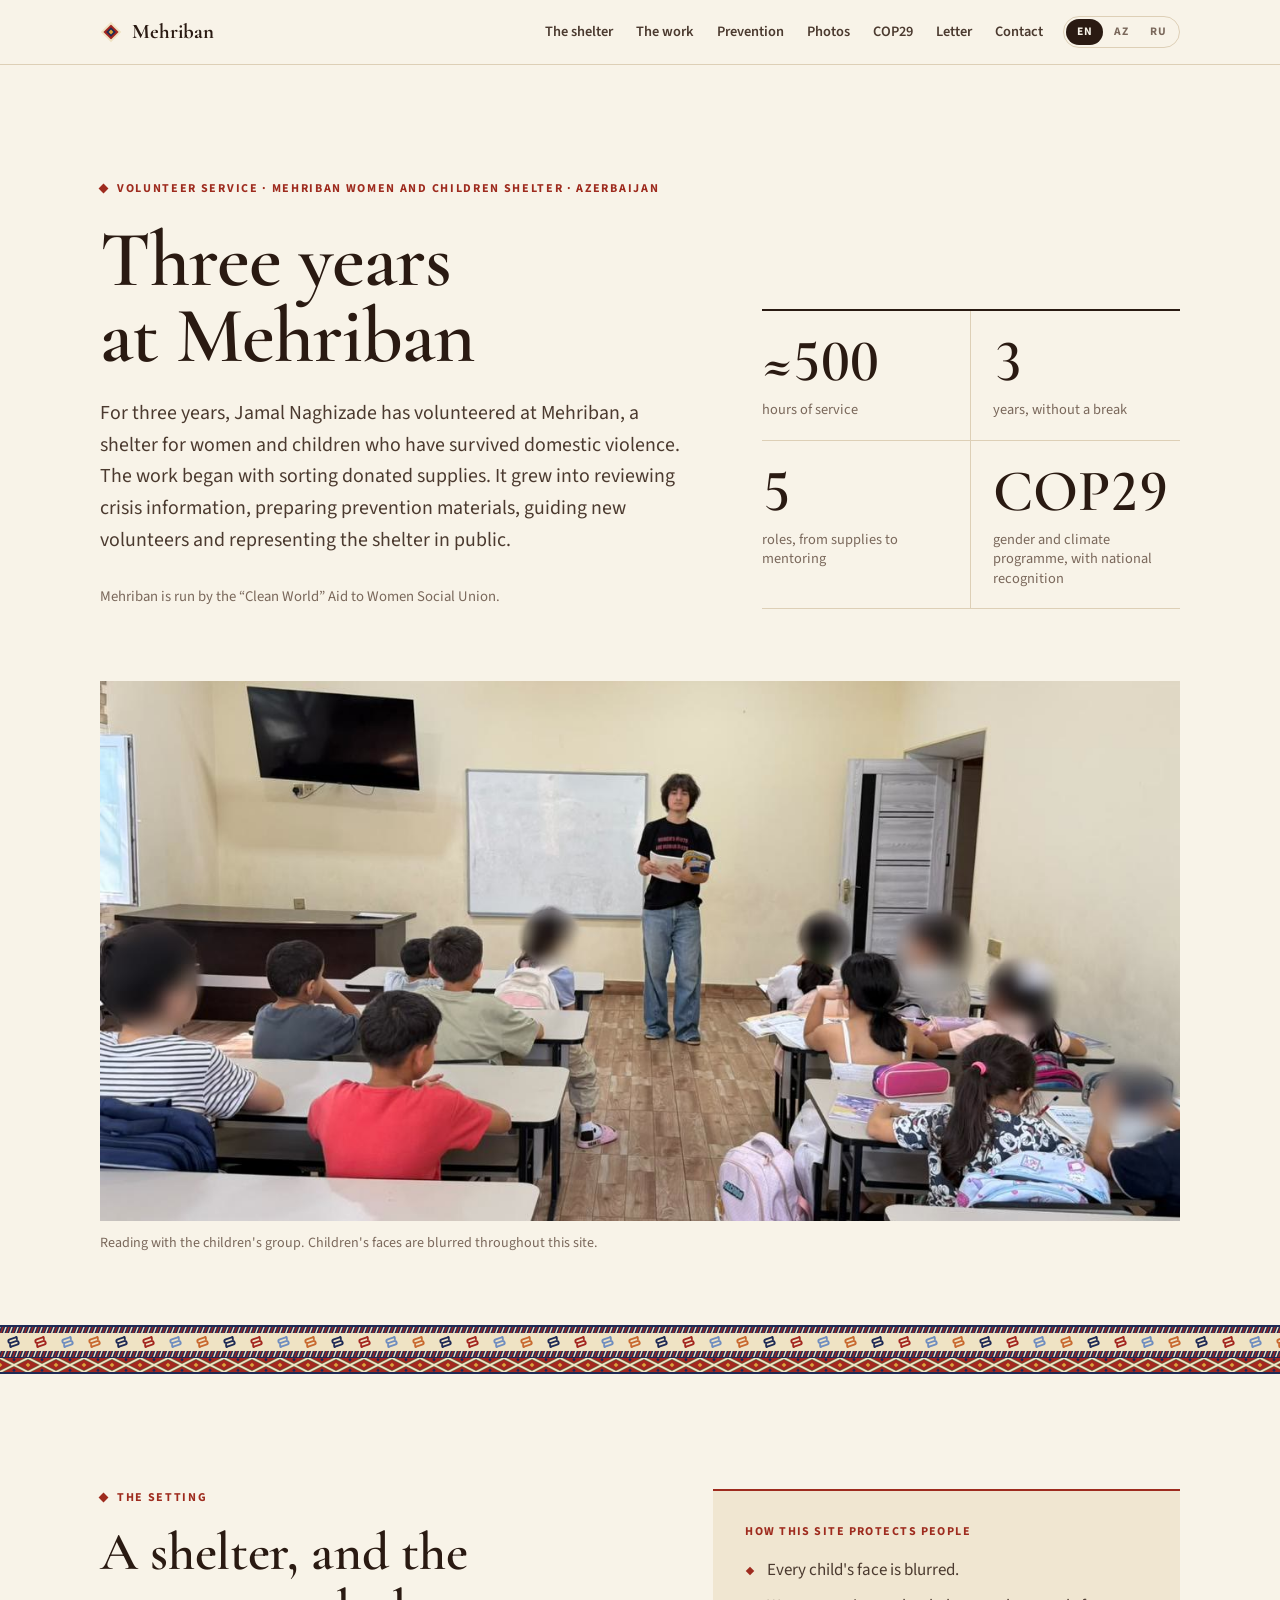
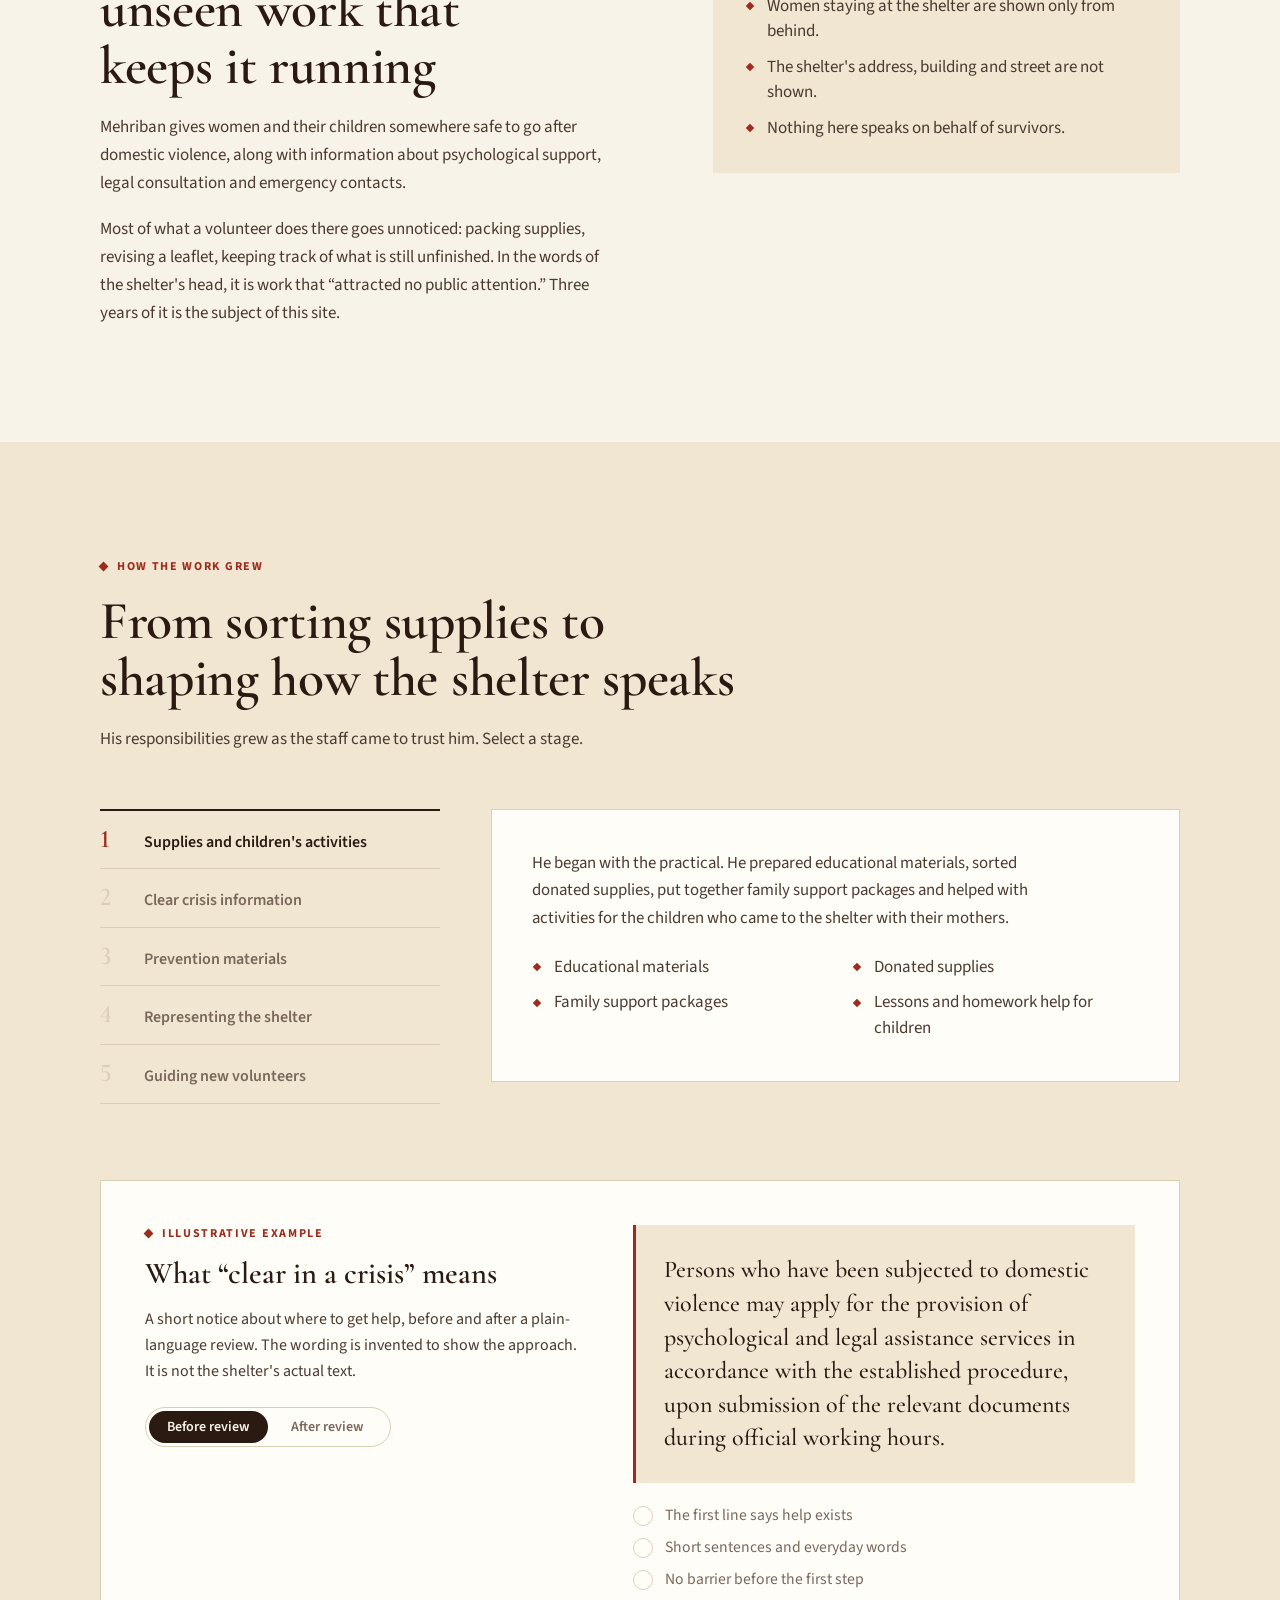
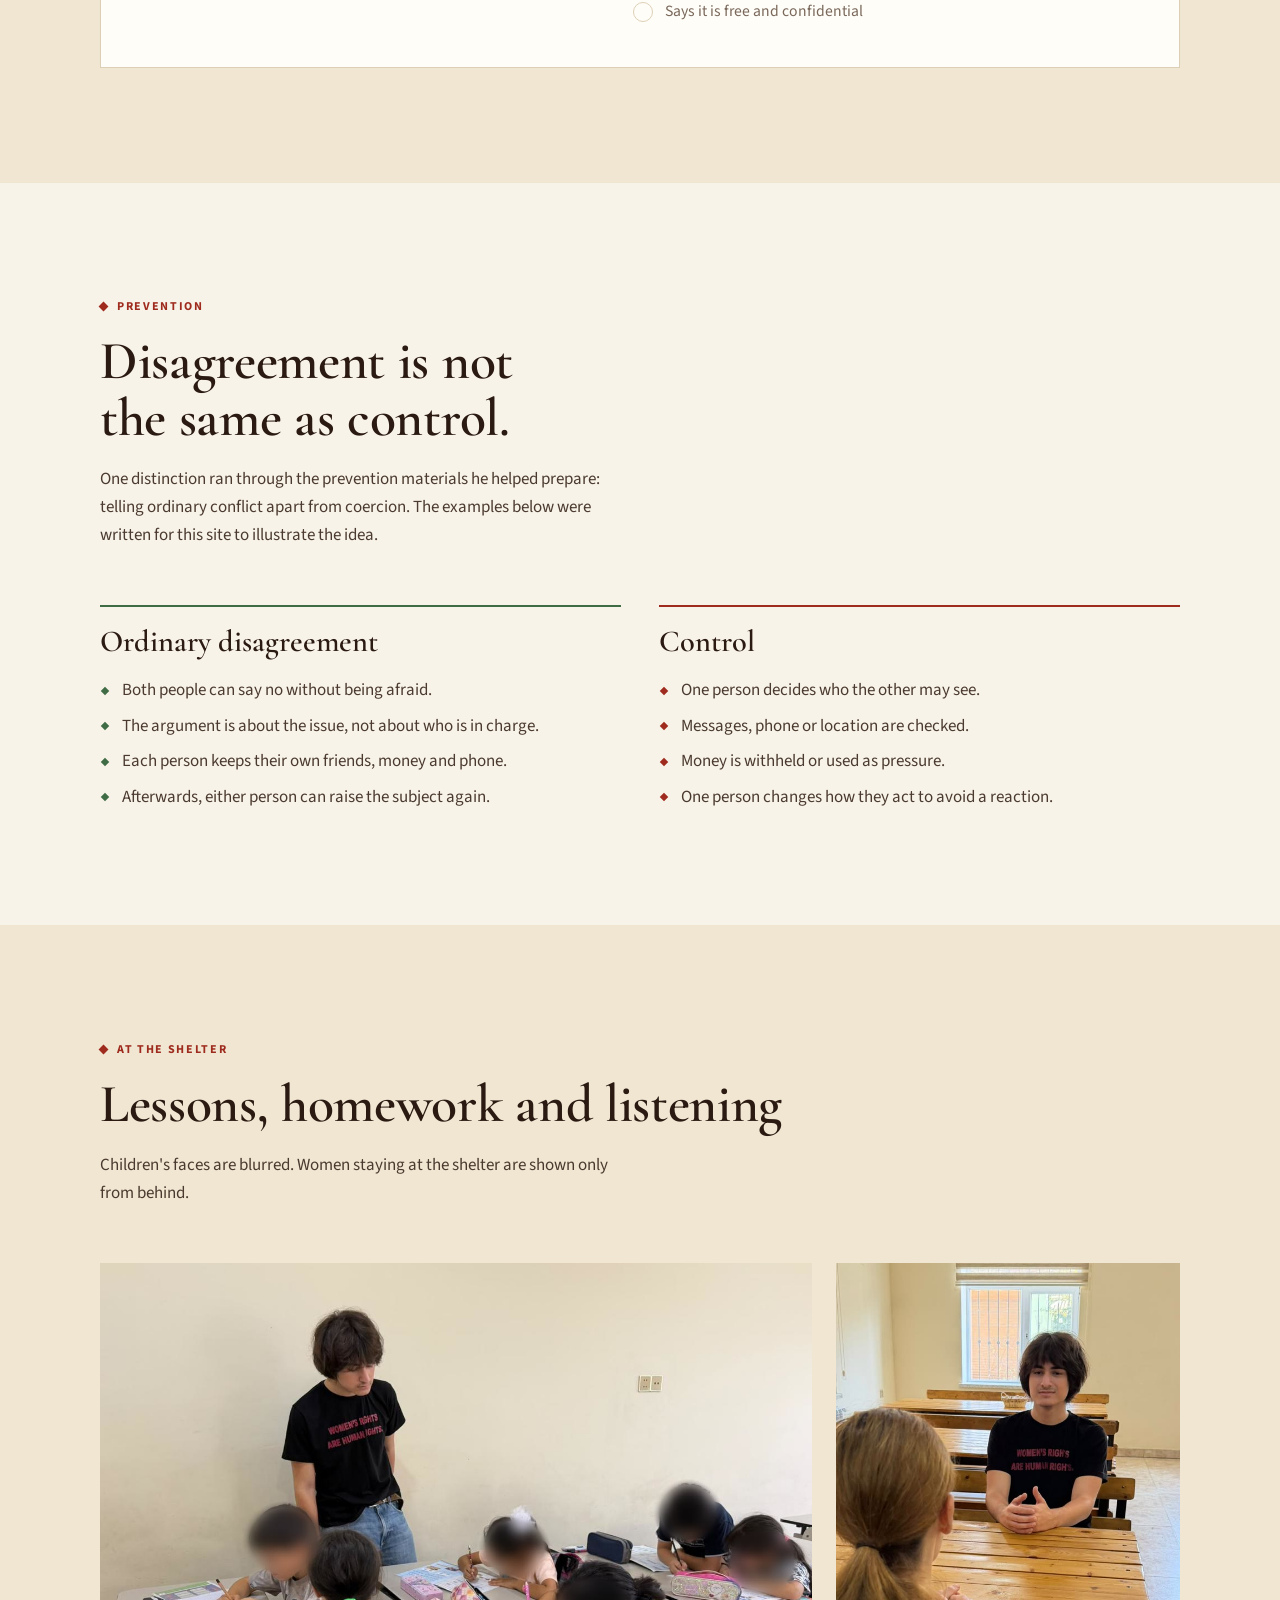
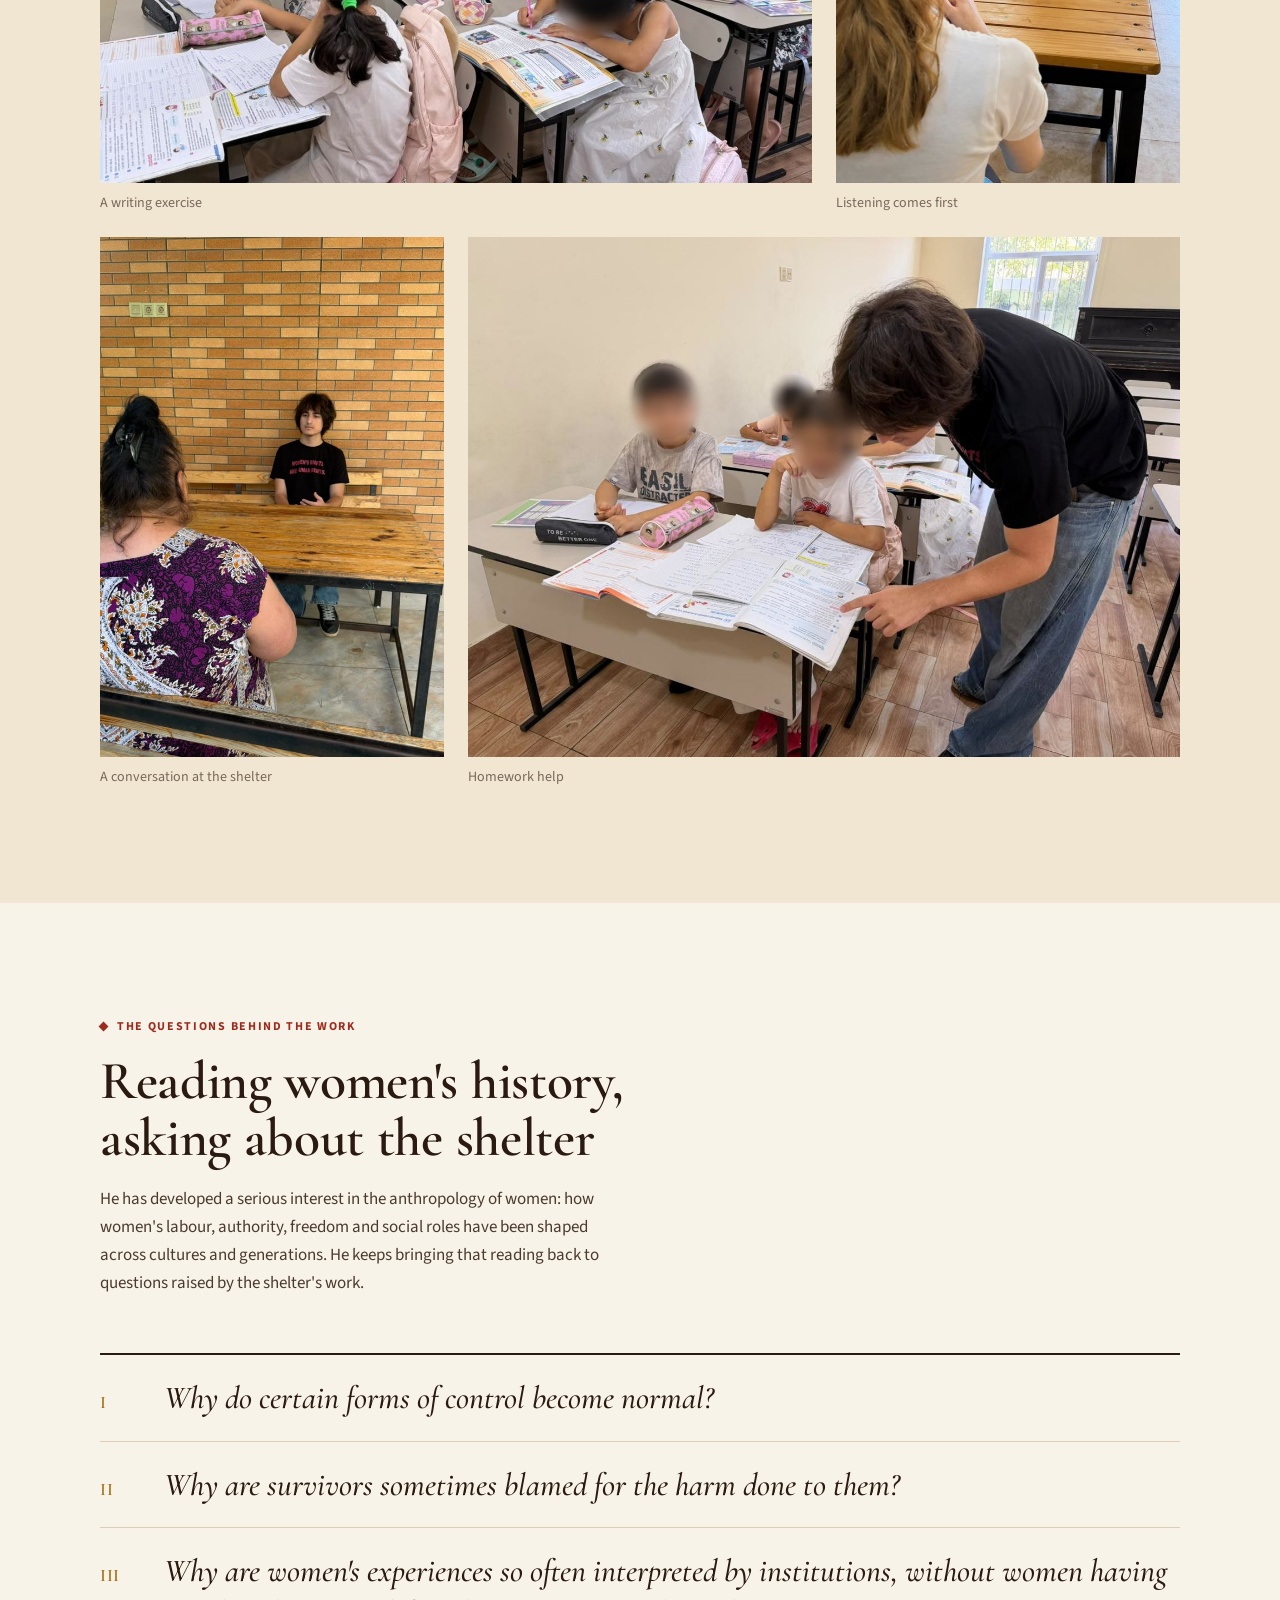
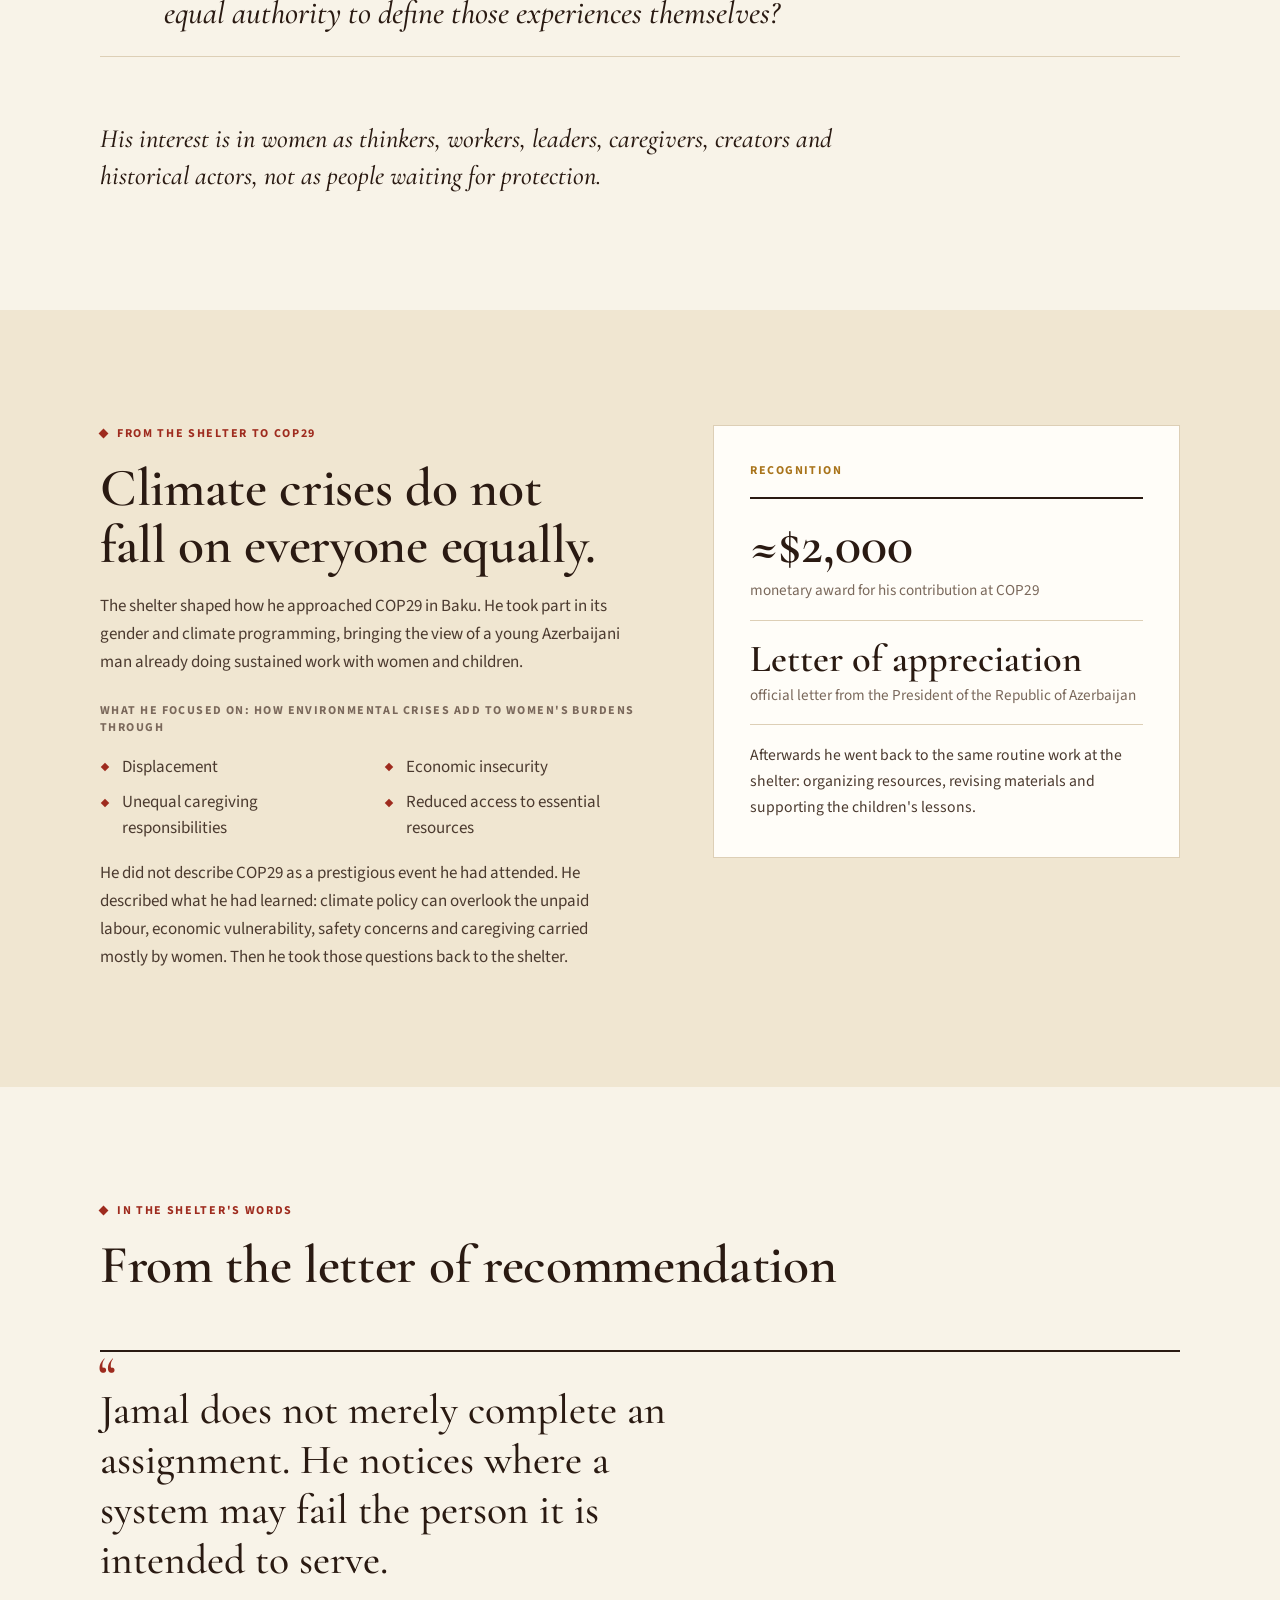
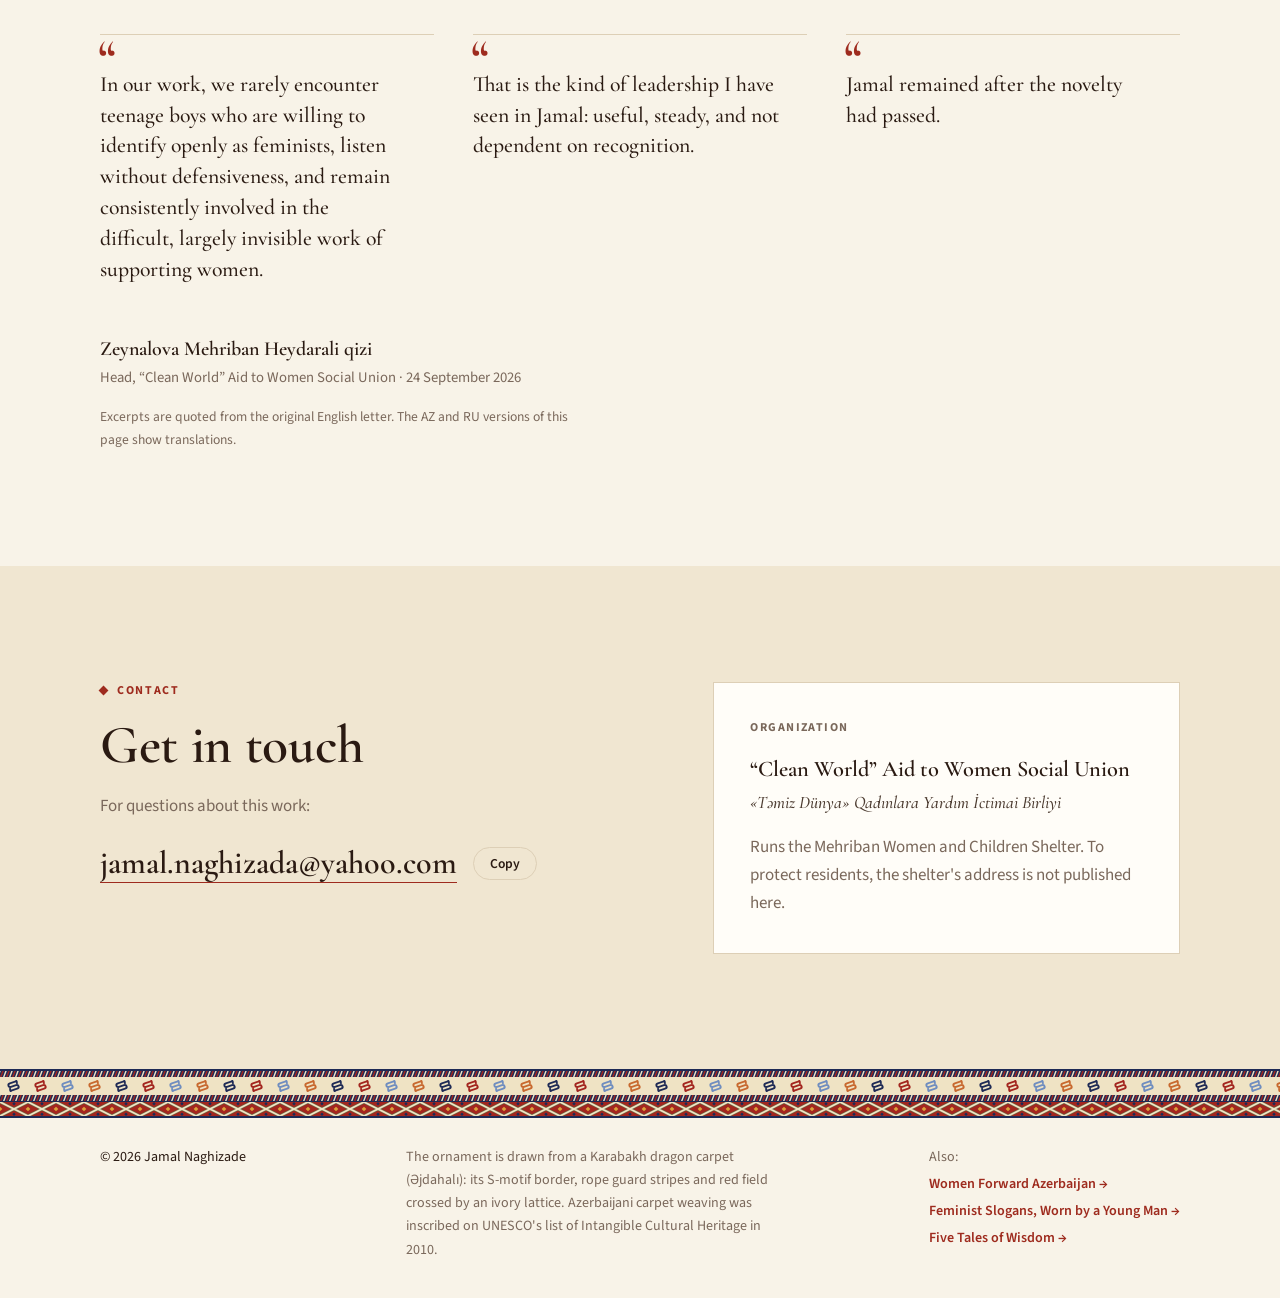
<file: index.html>
<!doctype html>
<html lang="en">
<head>
<meta charset="utf-8">
<meta name="viewport" content="width=device-width, initial-scale=1, viewport-fit=cover">
<title>Three Years at Mehriban | Jamal Naghizade</title>
<meta name="description" content="Jamal Naghizade's three years and roughly 500 hours of volunteer service at Mehriban, a shelter for women and children who have survived domestic violence.">
<link rel="canonical" href="https://threeyearsatmehriban.com/">
<link rel="icon" href="assets/favicon.svg" type="image/svg+xml">
<meta name="author" content="Jamal Naghizade">
<meta property="og:type" content="website">
<meta property="og:site_name" content="Three Years at Mehriban">
<meta property="og:title" content="Three Years at Mehriban">
<meta property="og:description" content="Jamal Naghizade's three years and roughly 500 hours of volunteer service at Mehriban, a shelter for women and children who have survived domestic violence.">
<meta property="og:url" content="https://threeyearsatmehriban.com/">
<meta name="twitter:card" content="summary">
<script type="application/ld+json">
{
  "@context": "https://schema.org",
  "@type": "WebSite",
  "name": "Three Years at Mehriban",
  "url": "https://threeyearsatmehriban.com/",
  "description": "Jamal Naghizade's three years and roughly 500 hours of volunteer service at Mehriban, a shelter for women and children who have survived domestic violence.",
  "inLanguage": [
    "en",
    "az",
    "ru"
  ],
  "author": {
    "@type": "Person",
    "name": "Jamal Naghizade",
    "alternateName": [
      "Jamal Naghizada",
      "Джамал Нагизаде"
    ],
    "subjectOf": [
      {
        "@type": "WebSite",
        "url": "https://womenforwardazerbaijan.com/"
      },
      {
        "@type": "WebSite",
        "url": "https://amorinicampaign.com/"
      },
      {
        "@type": "WebSite",
        "url": "https://fivetalesofwisdom.com/"
      }
    ]
  },
  "dateModified": "2026-10-28",
  "alternateName": [
    "Mehribanda üç il",
    "Три года в «Мехрибан»"
  ]
}
</script>
<meta name="robots" content="noimageindex">
<link rel="preconnect" href="https://fonts.googleapis.com">
<link rel="preconnect" href="https://fonts.gstatic.com" crossorigin>
<link rel="stylesheet" href="https://fonts.googleapis.com/css2?family=Cormorant+Garamond:ital,wght@0,500;0,600;0,700;1,500;1,600&amp;family=Source+Sans+3:wght@400;600;700&amp;display=swap">
<link rel="stylesheet" href="assets/styles.css">
</head>
<body>

<!-- ORNAMENT: drawn from a Karabakh dragon carpet (Əjdahalı). The border bands use tile images in
     assets/ornament/ (S-motif border, rope guard stripe, red field with ivory lattice); this sprite
     holds only the diamond medallion used as the logo. -->
<svg class="defs" width="0" height="0" aria-hidden="true" focusable="false">
  <defs>
    <!-- Diamond medallion from the field -->
    <symbol id="med" viewBox="0 0 32 32">
      <polygon class="r-ivory" points="16,1 31,16 16,31 1,16"/>
      <polygon class="r-red" points="16,5 27,16 16,27 5,16"/>
      <polygon class="r-navy" points="16,9 23,16 16,23 9,16"/>
      <polygon class="r-gold" points="16,12.5 19.5,16 16,19.5 12.5,16"/>
      <rect class="r-ivory" x="15" y="2.5" width="2" height="3"/><rect class="r-ivory" x="15" y="26.5" width="2" height="3"/>
    </symbol>
  </defs>
</svg>

<a class="skip" href="#main" data-i18n="ui.skip">Skip to content</a>

<header class="site-header">
  <div class="wrap header-row">
    <a class="brand" href="#top" aria-label="Three Years at Mehriban">
      <svg viewBox="0 0 32 32" aria-hidden="true"><use href="#med" width="32" height="32"/></svg>
      <span>Mehriban</span>
    </a>
    <nav class="nav" id="site-nav" aria-label="Sections">
      <a href="#setting" data-i18n="nav.setting">The shelter</a>
      <a href="#work" data-i18n="nav.work">The work</a>
      <a href="#prevention" data-i18n="nav.prev">Prevention</a>
      <a href="#photos" data-i18n="nav.photos">Photos</a>
      <a href="#cop29" data-i18n="nav.cop">COP29</a>
      <a href="#letter" data-i18n="nav.letter">Letter</a>
      <a href="#contact" data-i18n="nav.contact">Contact</a>
    </nav>
    <div class="lang" role="group" aria-label="Language" data-active="en">
      <span class="thumb" aria-hidden="true"></span>
      <button type="button" data-lang="en" aria-pressed="true" lang="en">EN</button>
      <button type="button" data-lang="az" aria-pressed="false" lang="az">AZ</button>
      <button type="button" data-lang="ru" aria-pressed="false" lang="ru">RU</button>
    </div>
    <button type="button" class="menu-btn" id="menu-btn" aria-expanded="false" aria-controls="site-nav" data-i18n="nav.menu">Menu</button>
  </div>
</header>

<main id="main">

<!-- HERO -->
<section class="hero" id="top">
  <div class="wrap hero-grid">
    <div class="hero-text">
      <p class="eyebrow" data-i18n="hero.eyebrow">Volunteer service · Mehriban Women and Children Shelter · Azerbaijan</p>
      <h1 data-i18n="hero.title">Three years at Mehriban</h1>
      <p class="lede" data-i18n="hero.lede">For three years, Jamal Naghizade has volunteered at Mehriban, a shelter for women and children who have survived domestic violence. The work began with sorting donated supplies. It grew into reviewing crisis information, preparing prevention materials, guiding new volunteers and representing the shelter in public.</p>
      <p class="hero-meta" data-i18n="hero.meta">Mehriban is run by the “Clean World” Aid to Women Social Union.</p>
    </div>
    <dl class="facts">
      <div class="fact"><dt class="num">≈500</dt><dd class="label" data-i18n="hero.f1">hours of service</dd></div>
      <div class="fact"><dt class="num">3</dt><dd class="label" data-i18n="hero.f2">years, without a break</dd></div>
      <div class="fact"><dt class="num">5</dt><dd class="label" data-i18n="hero.f3">roles, from supplies to mentoring</dd></div>
      <div class="fact"><dt class="num">COP29</dt><dd class="label" data-i18n="hero.f4">gender and climate programme, with national recognition</dd></div>
    </dl>
  </div>
  <figure class="wrap hero-photo">
    <img src="assets/img/classroom.jpg" width="1280" height="960" alt="Jamal stands at the front of a classroom, reading aloud from a book to a group of children seated at desks." data-i18n-alt="ph.classroom.alt">
    <figcaption data-i18n="ph.classroom">Reading with the children's group. Children's faces are blurred throughout this site.</figcaption>
  </figure>
</section>

<div class="band" aria-hidden="true"><div class="b-edge"></div><div class="b-rope"><i></i></div><div class="b-border"><i></i></div><div class="b-rope"><i></i></div><div class="b-line"></div><div class="b-field"></div><div class="b-edge b-edge-2"></div></div>

<!-- SETTING -->
<section class="section" id="setting">
  <div class="wrap two">
    <div class="prose">
      <p class="eyebrow" data-i18n="set.eyebrow">The setting</p>
      <h2 data-i18n="set.title">A shelter, and the unseen work that keeps it running</h2>
      <p data-i18n="set.p1">Mehriban gives women and their children somewhere safe to go after domestic violence, along with information about psychological support, legal consultation and emergency contacts.</p>
      <p data-i18n="set.p2">Most of what a volunteer does there goes unnoticed: packing supplies, revising a leaflet, keeping track of what is still unfinished. In the words of the shelter's head, it is work that “attracted no public attention.” Three years of it is the subject of this site.</p>
    </div>
    <aside class="care" aria-labelledby="care-title">
      <p class="label-sm" id="care-title" data-i18n="care.title">How this site protects people</p>
      <ul class="ticks">
        <li data-i18n="care.l1">Every child's face is blurred.</li>
        <li data-i18n="care.l2">Women staying at the shelter are shown only from behind.</li>
        <li data-i18n="care.l3">The shelter's address, building and street are not shown.</li>
        <li data-i18n="care.l4">Nothing here speaks on behalf of survivors.</li>
      </ul>
    </aside>
  </div>
</section>

<!-- WORK -->
<section class="section alt" id="work">
  <div class="wrap">
    <div class="sec-head">
      <p class="eyebrow" data-i18n="work.eyebrow">How the work grew</p>
      <h2 data-i18n="work.title">From sorting supplies to shaping how the shelter speaks</h2>
      <p data-i18n="work.p">His responsibilities grew as the staff came to trust him. Select a stage.</p>
    </div>

    <div class="stepper">
      <div class="steps" role="tablist" aria-label="Stages" data-i18n-aria="work.tabs">
        <button type="button" role="tab" id="tab-1" aria-controls="panel-1" aria-selected="true"><span class="step-n">1</span><span data-i18n="w1t">Supplies and children's activities</span></button>
        <button type="button" role="tab" id="tab-2" aria-controls="panel-2" aria-selected="false" tabindex="-1"><span class="step-n">2</span><span data-i18n="w2t">Clear crisis information</span></button>
        <button type="button" role="tab" id="tab-3" aria-controls="panel-3" aria-selected="false" tabindex="-1"><span class="step-n">3</span><span data-i18n="w3t">Prevention materials</span></button>
        <button type="button" role="tab" id="tab-4" aria-controls="panel-4" aria-selected="false" tabindex="-1"><span class="step-n">4</span><span data-i18n="w4t">Representing the shelter</span></button>
        <button type="button" role="tab" id="tab-5" aria-controls="panel-5" aria-selected="false" tabindex="-1"><span class="step-n">5</span><span data-i18n="w5t">Guiding new volunteers</span></button>
      </div>

      <div class="panels">
        <div class="panel" role="tabpanel" id="panel-1" aria-labelledby="tab-1" tabindex="0">
          <p data-i18n="w1p">He began with the practical. He prepared educational materials, sorted donated supplies, put together family support packages and helped with activities for the children who came to the shelter with their mothers.</p>
          <ul class="ticks cols">
            <li data-i18n="w1l1">Educational materials</li>
            <li data-i18n="w1l2">Donated supplies</li>
            <li data-i18n="w1l3">Family support packages</li>
            <li data-i18n="w1l4">Lessons and homework help for children</li>
          </ul>
        </div>
        <div class="panel" role="tabpanel" id="panel-2" aria-labelledby="tab-2" tabindex="0" hidden>
          <p data-i18n="w2p">He helped review what the shelter tells people about psychological support, legal consultation, emergency contacts and other services. He checked one thing above all: would the text still be clear to someone reading it in a crisis?</p>
          <p><a href="#crisis" data-i18n="w2n">See an illustrative example below.</a></p>
        </div>
        <div class="panel" role="tabpanel" id="panel-3" aria-labelledby="tab-3" tabindex="0" hidden>
          <p data-i18n="w3p">With guidance from staff, he helped prepare age-appropriate materials on personal boundaries, respectful relationships, coercive behaviour, and the difference between ordinary disagreement and control. He treated these subjects with care. He did not act as a counsellor or speak on behalf of survivors.</p>
          <p><a href="#prevention" data-i18n="w3n">The central idea of the materials</a></p>
        </div>
        <div class="panel" role="tabpanel" id="panel-4" aria-labelledby="tab-4" tabindex="0" hidden>
          <p data-i18n="w4p">The shelter chose him to represent it in a women's support competition organized by Amorini Concept. Staff said they chose him because he could talk about women's rights without turning women into abstractions or casting himself as their rescuer.</p>
          <p data-i18n="w4p2">His task, as he understood it, was to listen carefully, represent the shelter honestly, and explain how young men can challenge the attitudes that let coercion and violence become normal.</p>
        </div>
        <div class="panel" role="tabpanel" id="panel-5" aria-labelledby="tab-5" tabindex="0" hidden>
          <p data-i18n="w5p">Over time, staff began relying on him to show new volunteers how materials were organized and how confidentiality should be protected. He kept track of unfinished tasks, raised recurring problems with staff, and revised his own proposals after feedback.</p>
          <p data-i18n="w5p2">There was no single moment when he became a leader. It happened gradually.</p>
        </div>
      </div>
    </div>

    <!-- Interactive: plain-language review -->
    <div class="crisis" id="crisis">
      <div class="crisis-intro">
        <p class="eyebrow" data-i18n="cr.eyebrow">Illustrative example</p>
        <h3 data-i18n="cr.title">What “clear in a crisis” means</h3>
        <p data-i18n="cr.p">A short notice about where to get help, before and after a plain-language review. The wording is invented to show the approach. It is not the shelter's actual text.</p>
        <div class="toggle" role="group" aria-label="Version" data-i18n-aria="cr.version" data-mode="before">
          <span class="thumb" aria-hidden="true"></span>
          <button type="button" data-mode="before" aria-pressed="true" data-i18n="cr.before">Before review</button>
          <button type="button" data-mode="after" aria-pressed="false" data-i18n="cr.after">After review</button>
        </div>
      </div>
      <div class="notice-wrap">
        <div class="notice" aria-live="polite">
          <p class="notice-text" id="notice-before" data-i18n="cr.textBefore">Persons who have been subjected to domestic violence may apply for the provision of psychological and legal assistance services in accordance with the established procedure, upon submission of the relevant documents during official working hours.</p>
          <p class="notice-text" id="notice-after" data-i18n="cr.textAfter" hidden>You are not alone. You can talk to a psychologist or a lawyer, free of charge. You do not need any documents to ask for help. What you tell us stays confidential.</p>
        </div>
        <ul class="checks">
          <li data-ok-before="false"><span class="mark" aria-hidden="true"></span><span data-i18n="cr.c1">The first line says help exists</span></li>
          <li data-ok-before="false"><span class="mark" aria-hidden="true"></span><span data-i18n="cr.c2">Short sentences and everyday words</span></li>
          <li data-ok-before="false"><span class="mark" aria-hidden="true"></span><span data-i18n="cr.c3">No barrier before the first step</span></li>
          <li data-ok-before="false"><span class="mark" aria-hidden="true"></span><span data-i18n="cr.c4">Says it is free and confidential</span></li>
        </ul>
      </div>
    </div>
  </div>
</section>

<!-- PREVENTION -->
<section class="section" id="prevention">
  <div class="wrap">
    <div class="sec-head">
      <p class="eyebrow" data-i18n="pv.eyebrow">Prevention</p>
      <h2 data-i18n="pv.title">Disagreement is not the same as control.</h2>
      <p data-i18n="pv.p">One distinction ran through the prevention materials he helped prepare: telling ordinary conflict apart from coercion. The examples below were written for this site to illustrate the idea.</p>
    </div>
    <div class="compare">
      <div class="col ok">
        <h3 data-i18n="pv.at">Ordinary disagreement</h3>
        <ul class="ticks">
          <li data-i18n="pv.a1">Both people can say no without being afraid.</li>
          <li data-i18n="pv.a2">The argument is about the issue, not about who is in charge.</li>
          <li data-i18n="pv.a3">Each person keeps their own friends, money and phone.</li>
          <li data-i18n="pv.a4">Afterwards, either person can raise the subject again.</li>
        </ul>
      </div>
      <div class="col ctrl">
        <h3 data-i18n="pv.bt">Control</h3>
        <ul class="ticks">
          <li data-i18n="pv.b1">One person decides who the other may see.</li>
          <li data-i18n="pv.b2">Messages, phone or location are checked.</li>
          <li data-i18n="pv.b3">Money is withheld or used as pressure.</li>
          <li data-i18n="pv.b4">One person changes how they act to avoid a reaction.</li>
        </ul>
      </div>
    </div>
  </div>
</section>

<!-- PHOTOS -->
<section class="section alt" id="photos">
  <div class="wrap">
    <div class="sec-head">
      <p class="eyebrow" data-i18n="ph.eyebrow">At the shelter</p>
      <h2 data-i18n="ph.title">Lessons, homework and listening</h2>
      <p data-i18n="ph.p">Children's faces are blurred. Women staying at the shelter are shown only from behind.</p>
    </div>
    <div class="gallery">
      <figure class="g-wide">
        <img src="assets/img/lesson.jpg" width="1280" height="960" loading="lazy" alt="Jamal stands beside desks where children are writing in their exercise books." data-i18n-alt="ph.lesson.alt">
        <figcaption data-i18n="ph.lesson">A writing exercise</figcaption>
      </figure>
      <figure class="g-tall">
        <img src="assets/img/listening-1.jpg" width="720" height="960" loading="lazy" alt="Jamal sits at a wooden table, listening to a woman across from him, who is seen from behind." data-i18n-alt="ph.listen.alt">
        <figcaption data-i18n="ph.listen">Listening comes first</figcaption>
      </figure>
      <figure class="g-tall">
        <img src="assets/img/listening-2.jpg" width="720" height="960" loading="lazy" alt="Jamal sits across a wooden table from a woman, who is seen from behind." data-i18n-alt="ph.talk.alt">
        <figcaption data-i18n="ph.talk">A conversation at the shelter</figcaption>
      </figure>
      <figure class="g-wide">
        <img src="assets/img/homework.jpg" width="1280" height="960" loading="lazy" alt="Jamal leans over a desk, pointing to a line in a girl's textbook while a boy looks on." data-i18n-alt="ph.homework.alt">
        <figcaption data-i18n="ph.homework">Homework help</figcaption>
      </figure>
    </div>
  </div>
</section>

<!-- QUESTIONS -->
<section class="section" id="questions">
  <div class="wrap">
    <div class="sec-head">
      <p class="eyebrow" data-i18n="q.eyebrow">The questions behind the work</p>
      <h2 data-i18n="q.title">Reading women's history, asking about the shelter</h2>
      <p data-i18n="q.p">He has developed a serious interest in the anthropology of women: how women's labour, authority, freedom and social roles have been shaped across cultures and generations. He keeps bringing that reading back to questions raised by the shelter's work.</p>
    </div>
    <ol class="questions">
      <li data-i18n="q.1">Why do certain forms of control become normal?</li>
      <li data-i18n="q.2">Why are survivors sometimes blamed for the harm done to them?</li>
      <li data-i18n="q.3">Why are women's experiences so often interpreted by institutions, without women having equal authority to define those experiences themselves?</li>
    </ol>
    <p class="closing" data-i18n="q.close">His interest is in women as thinkers, workers, leaders, caregivers, creators and historical actors, not as people waiting for protection.</p>
  </div>
</section>

<!-- COP29 -->
<section class="section alt" id="cop29">
  <div class="wrap two">
    <div class="prose">
      <p class="eyebrow" data-i18n="cop.eyebrow">From the shelter to COP29</p>
      <h2 data-i18n="cop.title">Climate crises do not fall on everyone equally.</h2>
      <p data-i18n="cop.p1">The shelter shaped how he approached COP29 in Baku. He took part in its gender and climate programming, bringing the view of a young Azerbaijani man already doing sustained work with women and children.</p>
      <p class="label-sm" data-i18n="cop.lt">What he focused on: how environmental crises add to women's burdens through</p>
      <ul class="ticks cols">
        <li data-i18n="cop.l1">Displacement</li>
        <li data-i18n="cop.l2">Economic insecurity</li>
        <li data-i18n="cop.l3">Unequal caregiving responsibilities</li>
        <li data-i18n="cop.l4">Reduced access to essential resources</li>
      </ul>
      <p data-i18n="cop.p2">He did not describe COP29 as a prestigious event he had attended. He described what he had learned: climate policy can overlook the unpaid labour, economic vulnerability, safety concerns and caregiving carried mostly by women. Then he took those questions back to the shelter.</p>
    </div>
    <aside class="recog" aria-labelledby="recog-title">
      <p class="label-sm" id="recog-title" data-i18n="rec.title">Recognition</p>
      <dl class="recog-dl">
        <div><dt class="num">≈$2,000</dt><dd data-i18n="rec.l1">monetary award for his contribution at COP29</dd></div>
        <div><dt data-i18n="rec.l2t">Letter of appreciation</dt><dd data-i18n="rec.l2">official letter from the President of the Republic of Azerbaijan</dd></div>
      </dl>
      <p class="recog-note" data-i18n="rec.note">Afterwards he went back to the same routine work at the shelter: organizing resources, revising materials and supporting the children's lessons.</p>
    </aside>
  </div>
</section>

<!-- LETTER -->
<section class="section" id="letter">
  <div class="wrap">
    <div class="sec-head">
      <p class="eyebrow" data-i18n="lt.eyebrow">In the shelter's words</p>
      <h2 data-i18n="lt.title">From the letter of recommendation</h2>
    </div>
    <div class="quotes">
      <blockquote class="quote lead">
        <p data-i18n="lt.q1">Jamal does not merely complete an assignment. He notices where a system may fail the person it is intended to serve.</p>
      </blockquote>
      <blockquote class="quote">
        <p data-i18n="lt.q2">In our work, we rarely encounter teenage boys who are willing to identify openly as feminists, listen without defensiveness, and remain consistently involved in the difficult, largely invisible work of supporting women.</p>
      </blockquote>
      <blockquote class="quote">
        <p data-i18n="lt.q3">That is the kind of leadership I have seen in Jamal: useful, steady, and not dependent on recognition.</p>
      </blockquote>
      <blockquote class="quote">
        <p data-i18n="lt.q4">Jamal remained after the novelty had passed.</p>
      </blockquote>
    </div>
    <p class="attrib"><span class="attrib-name" data-i18n="lt.name">Zeynalova Mehriban Heydarali qizi</span> <span data-i18n="lt.role">Head, “Clean World” Aid to Women Social Union · 24 September 2026</span></p>
    <p class="source" data-i18n="lt.note">Excerpts are quoted from the original English letter. The AZ and RU versions of this page show translations.</p>
  </div>
</section>

<!-- CONTACT -->
<section class="section alt" id="contact">
  <div class="wrap two">
    <div>
      <p class="eyebrow" data-i18n="ct.eyebrow">Contact</p>
      <h2 data-i18n="ct.title">Get in touch</h2>
      <p class="muted" data-i18n="ct.p">For questions about this work:</p>
      <div class="email-row">
        <a class="email" id="email" href="mailto:jamal.naghizada@yahoo.com">jamal.naghizada@yahoo.com</a>
        <button type="button" class="copy-btn" id="copy-email" data-i18n="ct.copy">Copy</button>
      </div>
    </div>
    <div class="org">
      <p class="label-sm" data-i18n="org.label">Organization</p>
      <p class="org-name" data-i18n="org.name">“Clean World” Aid to Women Social Union</p>
      <p class="org-local" data-i18n="org.local">«Təmiz Dünya» Qadınlara Yardım İctimai Birliyi</p>
      <p class="muted" data-i18n="org.p">Runs the Mehriban Women and Children Shelter. To protect residents, the shelter's address is not published here.</p>
    </div>
  </div>
</section>

</main>

<div class="band rev" aria-hidden="true"><div class="b-edge"></div><div class="b-rope"><i></i></div><div class="b-border"><i></i></div><div class="b-rope"><i></i></div><div class="b-line"></div><div class="b-field"></div><div class="b-edge b-edge-2"></div></div>
<footer class="site-footer">
  <div class="wrap footer-row">
    <p>© 2026 Jamal Naghizade</p>
    <p class="muted" data-i18n="ft.orn">The ornament is drawn from a Karabakh dragon carpet (Əjdahalı): its S-motif border, rope guard stripes and red field crossed by an ivory lattice. Azerbaijani carpet weaving was inscribed on UNESCO's list of Intangible Cultural Heritage in 2010.</p>
    <p class="ft-links"><span data-i18n="ft.also">Also:</span>
      <a href="https://womenforwardazerbaijan.com/" data-i18n="ft.wfa">Women Forward Azerbaijan →</a>
      <a href="https://amorinicampaign.com/" data-i18n="ft.amo">Feminist Slogans, Worn by a Young Man →</a>
      <a href="https://fivetalesofwisdom.com/" data-i18n="ft.ft5">Five Tales of Wisdom →</a>
    </p>
  </div>
</footer>

<script src="assets/i18n.js"></script>
<script src="assets/main.js"></script>
</body>
</html>
</file>
<file: assets/styles.css>
/* Layout: an academic report — one column of left-aligned sections on alternating parchment and
   sand grounds, with a carpet-border band as the single ornamental gesture. Every colour is sampled
   from the Karabakh dragon carpet the ornament is drawn from. */
:root {
  --paper: #F8F3E8;
  --tint: #F0E6D1;
  --surface: #FFFDF8;
  --ink: #2A1A12;
  --ink-2: #4B3A2F;
  --muted: #7A685B;
  --rule: #DDCFB6;
  --accent: #9E2B1E;      /* madder red of the field */
  --gold: #A9741B;        /* dragon gold, darkened for text */
  --ok: #3F6B45;          /* lattice green */
  /* Rug palette */
  --rug-ivory: #EFE3C4; --rug-red: #A3261F; --rug-gold: #D9A23A; --rug-green: #4E7A4A;
  --rug-navy: #1E2A55; --rug-sky: #6F8DBF; --rug-orange: #C8692F;

  --display: "Cormorant Garamond", "EB Garamond", Garamond, Georgia, "Times New Roman", serif;
  --body: "Source Sans 3", "Segoe UI", system-ui, -apple-system, Roboto, Arial, sans-serif;

  --ease-out: cubic-bezier(0.23, 1, 0.32, 1);
  --ease-in-out: cubic-bezier(0.77, 0, 0.175, 1);

  --gutter: clamp(16px, 4vw, 40px);
  --header-h: 64px;
}
@media (prefers-color-scheme: dark) {
  :root:not([data-theme="light"]) {
    --paper: #17100C; --tint: #20160F; --surface: #281C14; --ink: #F2E9DA; --ink-2: #D6C8B4;
    --muted: #A8968A; --rule: #3D2E23; --accent: #E8846E; --gold: #DDB15F; --ok: #8DBF8F;
    --rug-ivory: #DCCFAF; --rug-red: #9A2A22;
    color-scheme: dark;
  }
}
:root[data-theme="dark"] {
  --paper: #17100C; --tint: #20160F; --surface: #281C14; --ink: #F2E9DA; --ink-2: #D6C8B4;
  --muted: #A8968A; --rule: #3D2E23; --accent: #E8846E; --gold: #DDB15F; --ok: #8DBF8F;
  --rug-ivory: #DCCFAF; --rug-red: #9A2A22;
  color-scheme: dark;
}

/* ---------- Base ---------- */
*, *::before, *::after { box-sizing: border-box; }
html { scroll-behavior: smooth; scroll-padding-top: calc(var(--header-h) + 16px); -webkit-text-size-adjust: 100%; }
body {
  margin: 0;
  background: var(--paper);
  color: var(--ink);
  font: 400 1.0625rem/1.65 var(--body);
  -webkit-font-smoothing: antialiased;
  text-rendering: optimizeLegibility;
}
img { max-width: 100%; height: auto; display: block; }
[hidden] { display: none !important; }
a { color: var(--accent); text-underline-offset: 3px; text-decoration-thickness: 1px; }
:focus-visible { outline: 2px solid var(--accent); outline-offset: 3px; border-radius: 2px; }
p, ul, ol, dl, dd, figure, blockquote, h1, h2, h3, h4 { margin: 0; }
ul, ol { padding: 0; list-style: none; }

.defs { position: absolute; width: 0; height: 0; overflow: hidden; }
.r-ivory { fill: var(--rug-ivory); } .r-red { fill: var(--rug-red); } .r-sky { fill: var(--rug-sky); }
.r-navy { fill: var(--rug-navy); } .r-green { fill: var(--rug-green); } .r-gold { fill: var(--rug-gold); }
.s-ivory { stroke: var(--rug-ivory); } .s-green { stroke: var(--rug-green); }
.c-red { color: var(--rug-red); } .c-sky { color: var(--rug-sky); } .c-navy { color: var(--rug-navy); } .c-orange { color: var(--rug-orange); }

.skip { position: absolute; left: -9999px; top: 12px; z-index: 100; background: var(--surface); color: var(--ink); padding: 8px 14px; border: 1px solid var(--rule); }
.skip:focus { left: 16px; }

.wrap { max-width: 1160px; margin-inline: auto; padding-inline: var(--gutter); }
.muted { color: var(--muted); }

/* ---------- Type ---------- */
h1 {
  font-family: var(--display);
  font-weight: 600;
  font-size: clamp(3rem, 6.2vw, 5.1rem);
  line-height: .96;
  letter-spacing: -.012em;
  text-wrap: balance;
}
h2 {
  font-family: var(--display);
  font-weight: 600;
  font-size: clamp(2.15rem, 4.2vw, 3.35rem);
  line-height: 1.06;
  letter-spacing: -.006em;
  text-wrap: balance;
}
h3 {
  font-family: var(--display);
  font-weight: 600;
  font-size: clamp(1.55rem, 2.4vw, 1.9rem);
  line-height: 1.15;
  text-wrap: balance;
}

.eyebrow {
  display: flex; align-items: flex-start; gap: 10px;
  font: 700 .75rem/1.45 var(--body);
  letter-spacing: .14em;
  text-transform: uppercase;
  color: var(--accent);
}
.eyebrow::before {
  content: ""; flex: none;
  width: 7px; height: 7px;
  margin-top: .42em;
  background: currentColor;
  transform: rotate(45deg);
}
.label-sm {
  font: 700 .75rem/1.45 var(--body);
  letter-spacing: .12em;
  text-transform: uppercase;
  color: var(--muted);
}
.num {
  font-family: var(--display);
  font-weight: 600;
  font-feature-settings: "lnum" 1, "tnum" 1;
  font-variant-numeric: lining-nums tabular-nums;
  line-height: 1;
  color: var(--ink);
}

/* ---------- Header ---------- */
.site-header {
  position: sticky;
  top: env(safe-area-inset-top, 0px);
  z-index: 50;
  background: color-mix(in srgb, var(--paper) 94%, transparent);
  -webkit-backdrop-filter: blur(10px);
  backdrop-filter: blur(10px);
  border-bottom: 1px solid var(--rule);
}
.header-row { display: flex; align-items: center; gap: 20px; min-height: var(--header-h); position: relative; }
.brand {
  display: flex; align-items: center; gap: 10px;
  margin-right: auto;
  font: 700 1.3rem/1 var(--display);
  color: var(--ink);
  text-decoration: none;
  white-space: nowrap;
}
.brand svg { width: 22px; height: 22px; flex: none; }
.nav { display: flex; gap: clamp(14px, 1.8vw, 24px); }
.nav a { color: var(--ink-2); text-decoration: none; font-size: .9rem; font-weight: 600; transition: color 150ms ease; }

/* Segmented switches (language, before/after): a thumb slides under the active option */
.lang, .toggle {
  position: relative; flex: none;
  display: grid; grid-auto-flow: column; grid-auto-columns: 1fr;
  border: 1px solid var(--rule); border-radius: 999px;
  transition: transform 160ms var(--ease-out);
}
.lang { padding: 2px; }
.toggle { padding: 3px; justify-self: start; }
.lang:has(button:active), .toggle:has(button:active) { transform: scale(0.98); }
.thumb {
  position: absolute; left: 2px; top: 2px; bottom: 2px;
  width: calc((100% - 4px) / 3);
  border-radius: 999px; background: var(--ink);
}
.toggle .thumb { left: 3px; top: 3px; bottom: 3px; width: calc((100% - 6px) / 2); }
.js-ready .thumb { transition: transform 260ms var(--ease-in-out); }
.lang[data-active="az"] .thumb, .toggle[data-mode="after"] .thumb { transform: translateX(100%); }
.lang[data-active="ru"] .thumb { transform: translateX(200%); }
.lang button, .toggle button {
  position: relative; z-index: 1;
  border: 0; background: none; color: var(--muted);
  border-radius: 999px; cursor: pointer;
  transition: color 260ms ease;
}
.lang button { font: 700 .72rem/1 var(--body); letter-spacing: .08em; padding: 7px 10px; }
.lang button[aria-pressed="true"], .toggle button[aria-pressed="true"] { color: var(--paper); }
.toggle button { font: 600 .88rem/1 var(--body); padding: 9px 18px; white-space: nowrap; }

.menu-btn {
  display: none;
  font: 600 .85rem/1 var(--body);
  color: var(--ink); background: none;
  border: 1px solid var(--rule); border-radius: 999px;
  padding: 8px 14px; cursor: pointer;
  transition: transform 160ms var(--ease-out), border-color 150ms ease;
}
.menu-btn:active { transform: scale(0.97); }
@media (max-width: 1000px) {
  .menu-btn { display: inline-flex; }
  .nav {
    display: none;
    position: absolute; top: 100%; left: 0; right: 0;
    flex-direction: column; gap: 0;
    background: var(--paper);
    border-bottom: 1px solid var(--rule);
    padding: 4px var(--gutter) 12px;
    transition: opacity 200ms var(--ease-out), transform 200ms var(--ease-out);
  }
  .nav.open { display: flex; }
  @starting-style { .nav.open { opacity: 0; transform: translateY(-6px); } }
  .nav a { padding: 13px 0; border-bottom: 1px solid var(--rule); font-size: 1rem; }
  .nav a:last-child { border-bottom: 0; }
}
@media (max-width: 560px) {
  .header-row { gap: 10px; }
  .lang button { padding: 7px 8px; }
}

/* ---------- Hero ---------- */
.hero { padding-block: clamp(56px, 9vw, 116px) clamp(40px, 6vw, 72px); }
.hero-grid {
  display: grid;
  grid-template-columns: minmax(0, 1.4fr) minmax(0, 1fr);
  gap: clamp(40px, 6vw, 96px);
  align-items: end;
}
.hero-text { display: grid; gap: 24px; min-width: 0; }
.lede { font-size: clamp(1.125rem, 1.55vw, 1.3rem); line-height: 1.6; color: var(--ink-2); max-width: 60ch; }
.hero-meta { font-size: .92rem; color: var(--muted); max-width: 62ch; padding-top: 4px; }
.facts { display: grid; grid-template-columns: 1fr 1fr; border-top: 2px solid var(--ink); }
.fact { display: flex; flex-direction: column; gap: 8px; padding-block: 22px 20px; border-bottom: 1px solid var(--rule); min-width: 0; }
.fact:nth-child(odd) { padding-right: 20px; border-right: 1px solid var(--rule); }
.fact:nth-child(even) { padding-left: 22px; }
.fact .num { font-size: clamp(2.6rem, 4.6vw, 3.8rem); }
.fact .label { font-size: .9rem; color: var(--muted); line-height: 1.35; }
@media (max-width: 880px) { .hero-grid { grid-template-columns: 1fr; } }

.hero-photo { margin-top: clamp(40px, 6vw, 72px); display: grid; gap: 12px; }
.hero-photo img { width: 100%; aspect-ratio: 16 / 8; object-fit: cover; object-position: 50% 55%; }
@media (max-width: 640px) { .hero-photo img { aspect-ratio: 4 / 3; } }

figcaption { font-size: .88rem; color: var(--muted); line-height: 1.45; }

/* ---------- Ornament band ---------- */
/* Navy edge, rope guard, S-motif border, rope guard, lattice field, navy edge. Each moving stripe is
   an HTML layer one tile wider than the screen, slid by exactly one tile with transform, so the loop
   is seamless and runs on the compositor instead of repainting. The footer band runs in reverse, so
   the pattern appears to travel around the page. */
.band { line-height: 0; }
.band > div { position: relative; overflow: hidden; }
.b-edge { height: 1.5px; background: var(--rug-navy); }
.b-edge-2 { height: 2px; }
.b-line { height: 1px; background: var(--rug-navy); }
.b-rope { height: 6px; }
.b-border { height: 18px; }
.b-field { height: 14px; background: url(ornament/field.svg) 0 0 / 28px 14px repeat-x; }
.band i {
  position: absolute; top: 0; bottom: 0; left: var(--tile-neg); width: calc(100% + var(--tile));
  background-repeat: repeat-x; background-position: 0 0;
  will-change: transform;
}
.b-rope i { --tile: 6px; --tile-neg: -6px; background-image: url(ornament/rope.svg); background-size: 6px 6px; animation: slide 1.6s linear infinite reverse; }
.b-border i { --tile: 108px; --tile-neg: -108px; background-image: url(ornament/border.svg); background-size: 108px 18px; animation: slide 14s linear infinite; }
.band.rev .b-border i { animation-direction: reverse; }
.band.rev .b-rope i { animation-direction: normal; }
.band.is-off i { animation-play-state: paused; }
@keyframes slide { to { transform: translateX(var(--tile)); } }

/* ---------- Sections ---------- */
.section { padding-block: clamp(64px, 9vw, 120px); }
.section.alt { background: var(--tint); }
.sec-head { display: grid; gap: 18px; max-width: 760px; margin-bottom: clamp(36px, 5vw, 56px); }
.sec-head p:not(.eyebrow) { color: var(--ink-2); max-width: 65ch; }
.prose { display: grid; gap: 18px; align-content: start; min-width: 0; }
.prose > p:not(.eyebrow):not(.label-sm) { color: var(--ink-2); max-width: 65ch; }
.prose .label-sm { margin-top: 8px; }

.two { display: grid; grid-template-columns: minmax(0, 1.15fr) minmax(0, 1fr); gap: clamp(36px, 6vw, 88px); }
.two > div, .two > aside { min-width: 0; display: grid; gap: 18px; align-content: start; }
@media (max-width: 860px) { .two { grid-template-columns: 1fr; } }

/* Lists with a small diamond marker */
.ticks { display: grid; gap: 10px; }
.ticks li { position: relative; padding-left: 22px; color: var(--ink-2); line-height: 1.5; }
.ticks li::before {
  content: ""; position: absolute; left: 2px; top: .55em;
  width: 6px; height: 6px; background: var(--accent); transform: rotate(45deg);
}
.ticks.cols { grid-template-columns: repeat(2, minmax(0, 1fr)); column-gap: 32px; }
@media (max-width: 560px) { .ticks.cols { grid-template-columns: 1fr; } }

/* ---------- Setting ---------- */
.care {
  align-self: start;
  background: var(--tint);
  border-top: 2px solid var(--accent);
  padding: clamp(22px, 3vw, 32px);
}
.care .label-sm { color: var(--accent); }

/* ---------- Work: stepper ---------- */
.stepper { display: grid; grid-template-columns: minmax(0, 340px) minmax(0, 1fr); gap: clamp(24px, 4vw, 56px); align-items: start; }
.steps { display: grid; border-top: 2px solid var(--ink); }
.steps button {
  display: grid; grid-template-columns: 34px minmax(0, 1fr); align-items: baseline; gap: 10px;
  text-align: left; width: 100%;
  font: 600 1rem/1.35 var(--body); color: var(--muted);
  background: none; border: 0; border-bottom: 1px solid var(--rule);
  padding: 15px 8px 15px 0; cursor: pointer;
  transition: color 150ms ease;
}
.steps button[aria-selected="true"] { color: var(--ink); }
.step-n { font: 600 1.6rem/1 var(--display); font-feature-settings: "lnum" 1; color: var(--rule); transition: color 150ms ease; }
.steps button[aria-selected="true"] .step-n { color: var(--accent); }
.panels { min-width: 0; }
.panel {
  display: grid; gap: 22px; align-content: start;
  background: var(--surface); border: 1px solid var(--rule);
  padding: clamp(22px, 3.5vw, 40px);
  min-height: 100%;
  transition: opacity 220ms var(--ease-out), transform 220ms var(--ease-out);
}
@starting-style { .panel { opacity: 0; transform: translateY(4px); } }
.panel > p { color: var(--ink-2); max-width: 65ch; font-size: 1.05rem; }
@media (max-width: 860px) {
  .stepper { grid-template-columns: 1fr; }
  .steps { grid-template-columns: repeat(2, minmax(0, 1fr)); column-gap: 16px; }
  .steps button { font-size: .92rem; padding: 12px 4px 12px 0; grid-template-columns: 26px minmax(0, 1fr); }
  .step-n { font-size: 1.35rem; }
}

/* ---------- Work: plain-language example ---------- */
.crisis {
  margin-top: clamp(48px, 6vw, 80px);
  display: grid;
  grid-template-columns: minmax(0, 1fr) minmax(0, 1.15fr);
  gap: clamp(28px, 4vw, 56px);
  background: var(--surface);
  border: 1px solid var(--rule);
  padding: clamp(22px, 3.5vw, 44px);
}
.crisis-intro { display: grid; gap: 14px; align-content: start; min-width: 0; }
.crisis-intro > p:not(.eyebrow) { color: var(--ink-2); font-size: 1rem; }
.crisis-intro .toggle { margin-top: 8px; }
.notice-wrap { display: grid; gap: 22px; align-content: start; min-width: 0; }
.notice {
  background: var(--tint);
  border-left: 3px solid var(--accent);
  padding: clamp(18px, 2.5vw, 28px);
  min-height: 9.5em;
  display: grid; align-items: center;
}
.notice-text { font: 500 clamp(1.25rem, 2vw, 1.5rem)/1.4 var(--display); color: var(--ink); text-wrap: pretty; }
.checks { display: grid; gap: 10px; }
.checks li { display: grid; grid-template-columns: 22px minmax(0, 1fr); gap: 10px; align-items: start; color: var(--muted); font-size: .98rem; line-height: 1.4; transition: color 200ms ease; }
.mark {
  position: relative; width: 20px; height: 20px; margin-top: 1px;
  border: 1.5px solid var(--rule); border-radius: 50%;
  transition: background-color 200ms ease, border-color 200ms ease;
}
.mark::after {
  content: ""; position: absolute; left: 6px; top: 2.5px; width: 5px; height: 10px;
  border: solid var(--paper); border-width: 0 2px 2px 0;
  transform: rotate(45deg) scale(0.4); opacity: 0;
  transition: transform 220ms var(--ease-out), opacity 150ms ease;
}
.checks li.on { color: var(--ink); }
.checks li.on .mark { background: var(--ok); border-color: var(--ok); }
.checks li.on .mark::after { transform: rotate(45deg) scale(1); opacity: 1; }
.checks li:nth-child(2) .mark::after { transition-delay: 40ms; }
.checks li:nth-child(3) .mark::after { transition-delay: 80ms; }
.checks li:nth-child(4) .mark::after { transition-delay: 120ms; }
@media (max-width: 860px) { .crisis { grid-template-columns: 1fr; } }

/* ---------- Prevention ---------- */
.compare { display: grid; grid-template-columns: repeat(2, minmax(0, 1fr)); gap: clamp(20px, 3vw, 40px); }
.compare .col { display: grid; gap: 18px; align-content: start; padding-top: 18px; border-top: 2px solid var(--ok); min-width: 0; }
.compare .col.ctrl { border-top-color: var(--accent); }
.compare .ok .ticks li::before { background: var(--ok); }
@media (max-width: 700px) { .compare { grid-template-columns: 1fr; } }

/* ---------- Photos ---------- */
.gallery {
  display: grid;
  grid-template-columns: repeat(6, minmax(0, 1fr));
  gap: clamp(16px, 2.2vw, 24px);
}
.gallery figure { grid-column: span 3; display: grid; gap: 10px; align-content: start; min-width: 0; }
.gallery img { width: 100%; aspect-ratio: 4 / 3; object-fit: cover; background: var(--surface); }
.gallery .g-wide { grid-column: span 4; }
.gallery .g-tall { grid-column: span 2; }
.g-wide img { aspect-ratio: auto; height: 100%; max-height: 520px; }
.g-tall img { aspect-ratio: auto; height: 100%; max-height: 520px; object-position: 45% 50%; }
.gallery .g-wide, .gallery .g-tall { grid-template-rows: minmax(0, 1fr) auto; }
@media (max-width: 760px) {
  .gallery { grid-template-columns: 1fr 1fr; }
  .gallery figure, .gallery .g-tall { grid-column: span 1; }
  .gallery .g-wide { grid-column: 1 / -1; }
  .g-wide img { aspect-ratio: 4 / 3; height: auto; }
  .g-tall img { aspect-ratio: 3 / 4; height: auto; max-height: none; }
}
@media (max-width: 480px) { .gallery { grid-template-columns: 1fr; } .gallery figure, .gallery .g-tall { grid-column: 1 / -1; } }

/* ---------- Questions ---------- */
.questions { display: grid; gap: 0; border-top: 2px solid var(--ink); counter-reset: q; }
.questions li {
  counter-increment: q;
  display: grid; grid-template-columns: 48px minmax(0, 1fr); gap: 16px; align-items: baseline;
  padding-block: 22px;
  border-bottom: 1px solid var(--rule);
  font: 500 italic clamp(1.4rem, 2.6vw, 2rem)/1.3 var(--display);
  color: var(--ink);
  text-wrap: pretty;
}
.questions li::before {
  content: counter(q, upper-roman);
  font: 600 normal 1.1rem/1 var(--display);
  color: var(--gold);
  letter-spacing: .04em;
}
.closing {
  margin-top: clamp(40px, 5vw, 64px);
  padding-top: 24px;
  border-top: 1px solid var(--rule);
  max-width: 820px;
  font: 500 italic clamp(1.3rem, 2.1vw, 1.65rem)/1.4 var(--display);
  color: var(--ink);
}
.questions + .closing { border-top: 0; padding-top: 0; }

/* ---------- COP29 ---------- */
.recog {
  align-self: start;
  background: var(--surface); border: 1px solid var(--rule);
  padding: clamp(22px, 3vw, 36px);
}
.recog-dl { display: grid; gap: 0; border-top: 2px solid var(--ink); }
.recog-dl > div { display: grid; gap: 6px; padding-block: 18px; border-bottom: 1px solid var(--rule); }
.recog-dl dt { font: 600 clamp(1.6rem, 3vw, 2.4rem)/1.05 var(--display); color: var(--ink); }
.recog-dl dt.num { font-size: clamp(2.4rem, 4.4vw, 3.4rem); }
.recog-dl dd { color: var(--muted); font-size: .95rem; line-height: 1.4; }
.recog .label-sm { color: var(--gold); }
.recog-note { color: var(--ink-2); font-size: .98rem; }

/* ---------- Letter ---------- */
.quotes { display: grid; grid-template-columns: repeat(3, minmax(0, 1fr)); gap: clamp(28px, 4vw, 48px) clamp(24px, 3vw, 40px); }
.quote { position: relative; padding-top: 34px; border-top: 1px solid var(--rule); min-width: 0; }
.quote::before {
  content: "“"; position: absolute; top: -2px; left: -2px;
  font: 600 3.2rem/1 var(--display); color: var(--accent);
}
.quote p { font: 500 clamp(1.2rem, 1.7vw, 1.4rem)/1.42 var(--display); color: var(--ink); text-wrap: pretty; }
.quote.lead { grid-column: 1 / -1; border-top: 2px solid var(--ink); }
.quote.lead p { font-size: clamp(1.7rem, 3.3vw, 2.6rem); line-height: 1.2; max-width: 30ch; }
.attrib { margin-top: clamp(36px, 4vw, 52px); display: grid; gap: 4px; }
.attrib-name { font: 600 1.25rem/1.3 var(--display); color: var(--ink); }
.attrib span:not(.attrib-name) { font-size: .92rem; color: var(--muted); }
.source { margin-top: 16px; font-size: .85rem; color: var(--muted); max-width: 70ch; }
@media (max-width: 860px) { .quotes { grid-template-columns: 1fr; } }

/* ---------- Contact ---------- */
#contact .two > div:first-child { gap: 18px; }
.email-row { display: flex; flex-wrap: wrap; align-items: center; gap: 12px 16px; margin-top: 6px; }
.email {
  font: 600 clamp(1.35rem, 2.6vw, 2rem)/1.2 var(--display);
  color: var(--ink); text-decoration: none; overflow-wrap: anywhere;
  border-bottom: 1px solid var(--accent);
  transition: color 150ms ease;
}
.copy-btn {
  font: 600 .85rem/1 var(--body); color: var(--ink);
  background: none; border: 1px solid var(--rule); border-radius: 999px;
  padding: 9px 16px; cursor: pointer;
  transition: transform 160ms var(--ease-out), border-color 150ms ease;
}
.copy-btn:active { transform: scale(0.97); }
.org { background: var(--surface); border: 1px solid var(--rule); padding: clamp(22px, 3vw, 36px); }
.org-name { font: 600 1.4rem/1.3 var(--display); color: var(--ink); }
.org-local { font: 500 italic 1.1rem/1.35 var(--display); color: var(--ink-2); margin-top: -10px; }

/* ---------- Footer ---------- */
.site-footer { padding-block: 28px 36px; }
.footer-row { display: flex; flex-wrap: wrap; justify-content: space-between; gap: 10px 32px; font-size: .88rem; }
.footer-row .muted { max-width: 52ch; }
/* Links to the other project sites */
.ft-links { display: grid; gap: 4px; align-content: start; }
.ft-links span { color: var(--muted); }
.ft-links a { font-weight: 600; text-decoration: none; }
.ft-links a:hover { text-decoration: underline; }

/* ---------- Hover (mouse only, so taps don't leave sticky states) ---------- */
@media (hover: hover) and (pointer: fine) {
  a:hover { text-decoration-thickness: 2px; }
  .nav a:hover, .email:hover { color: var(--accent); }
  .lang button:not([aria-pressed="true"]):hover,
  .toggle button:not([aria-pressed="true"]):hover,
  .steps button:hover { color: var(--ink); }
  .steps button:not([aria-selected="true"]):hover .step-n { color: var(--muted); }
  .menu-btn:hover, .copy-btn:hover { border-color: var(--ink); }
}

/* ---------- Motion ---------- */
@keyframes rise { from { opacity: 0; transform: translateY(10px); } }
@keyframes fade { from { opacity: 0; } }
.hero-text > *, .fact, .hero-photo { animation: rise 700ms var(--ease-out) both; }
.hero-text > :nth-child(2) { animation-delay: 60ms; }
.hero-text > :nth-child(3) { animation-delay: 120ms; }
.hero-text > :nth-child(4) { animation-delay: 180ms; }
.fact:nth-child(1) { animation-delay: 220ms; }
.fact:nth-child(2) { animation-delay: 270ms; }
.fact:nth-child(3) { animation-delay: 320ms; }
.fact:nth-child(4) { animation-delay: 370ms; }
.hero-photo { animation-delay: 420ms; }

/* Swapped text blurs through the change instead of hard-cutting */
@keyframes swap { from { filter: blur(2px); opacity: .45; } }
.swap { animation: swap 240ms var(--ease-out); }

@media (prefers-reduced-motion: reduce) {
  html { scroll-behavior: auto; }
  .hero-text > *, .fact, .hero-photo { animation-name: fade; }
  .band i { animation: none !important; }
  .js-ready .thumb { transition-property: opacity; }
  .mark::after { transition: opacity 150ms ease; transform: rotate(45deg) scale(1); }
  .lang, .toggle, .menu-btn, .copy-btn { transition: none; }
  .lang:has(button:active), .toggle:has(button:active), .menu-btn:active, .copy-btn:active { transform: none; }
  @starting-style { .panel, .nav.open { transform: none; } }
}
</file>
